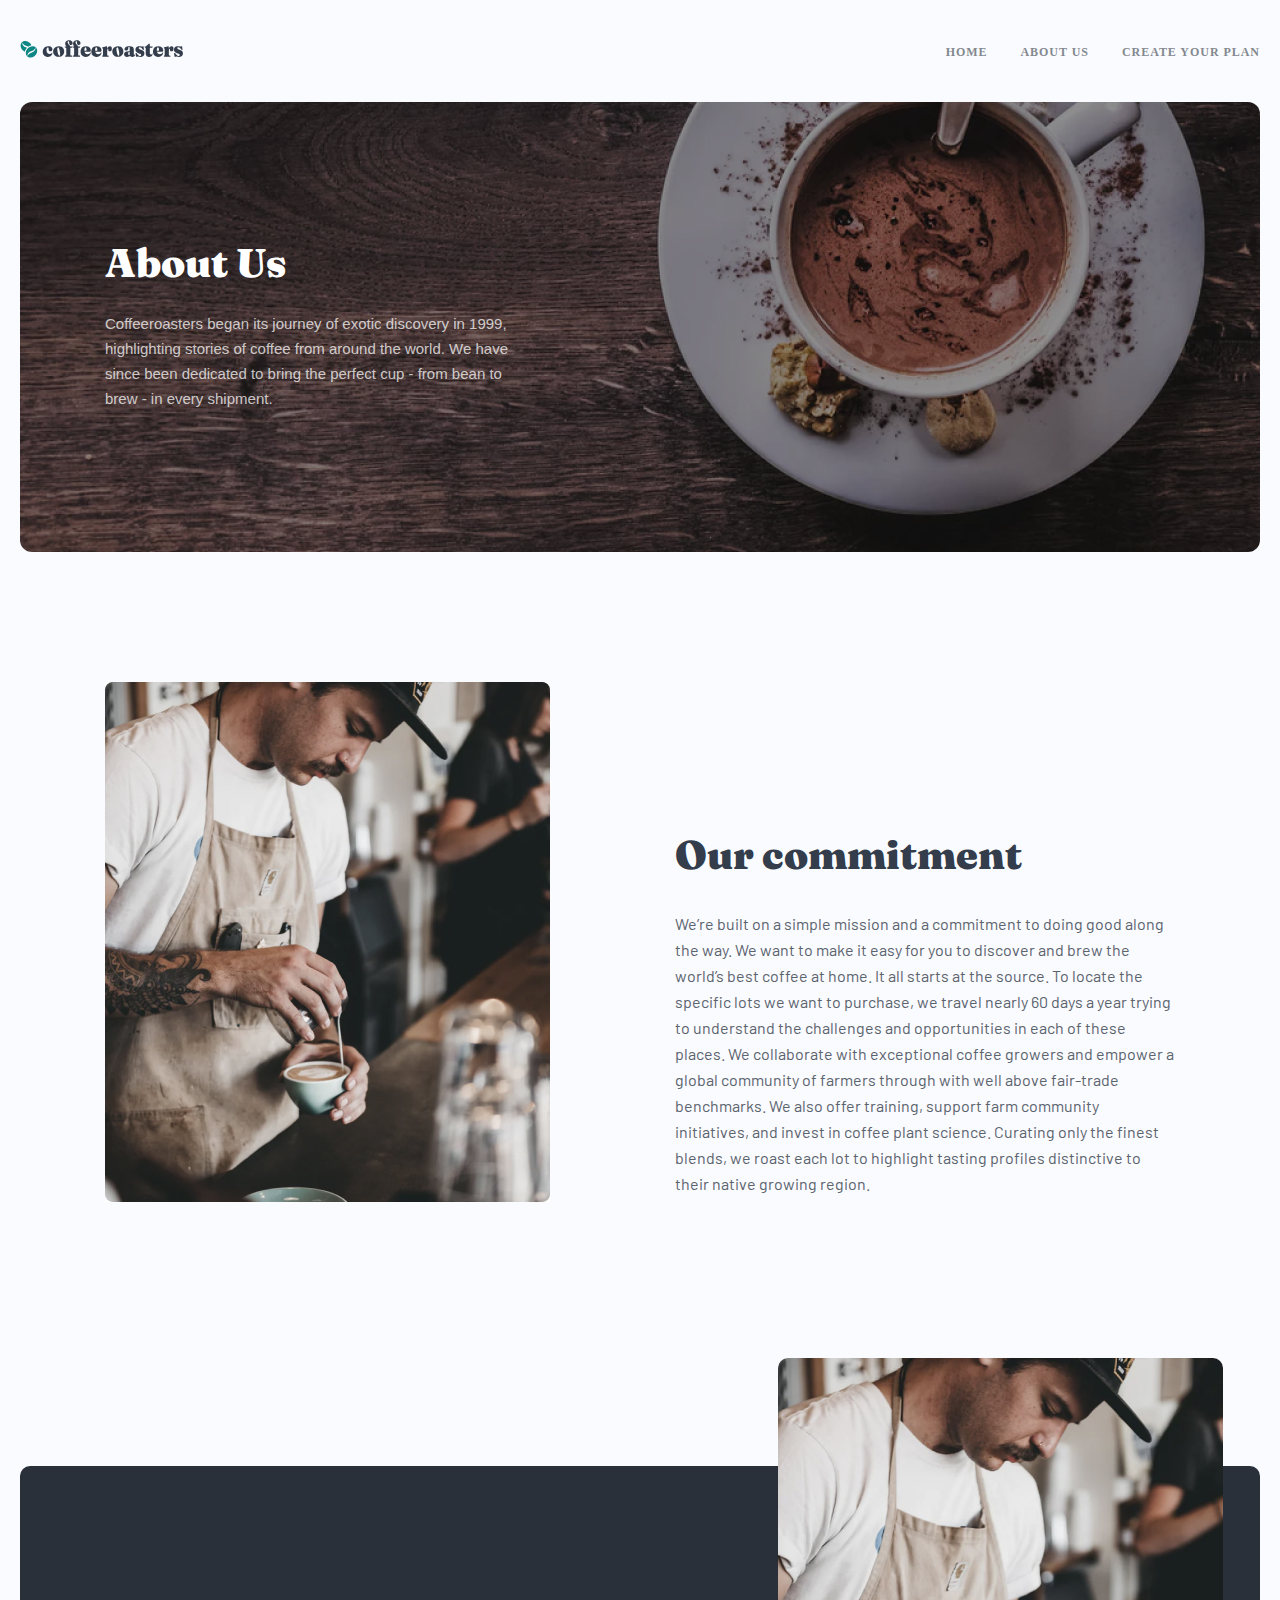
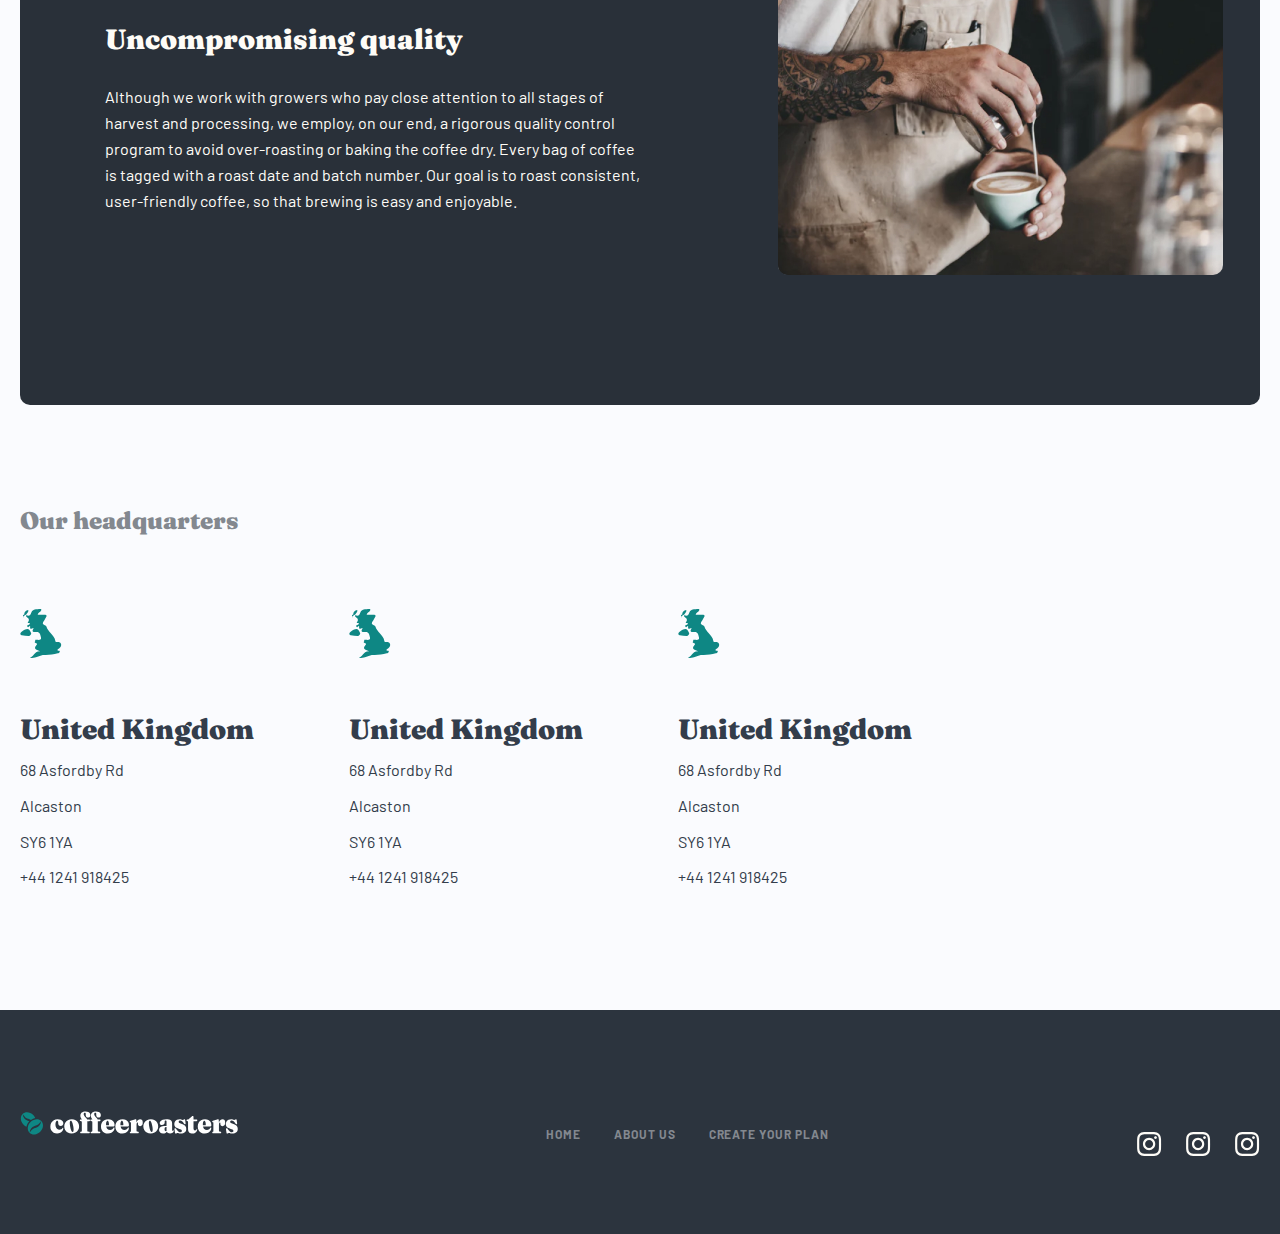
<file: about.html>
<!DOCTYPE html>
<html lang="en">

<head>
  <meta charset="UTF-8">
  <meta name="viewport" content="width=device-width, initial-scale=1.0">
  <link rel="stylesheet" href="./css/main.css">
  <title>Document</title>
</head>

<body>
  <header class="header">
    <div class="container">
      <div class="header_block">
        <a class="header_logo" href="#">
          <img src="./img/logo.svg" alt="logo">
        </a>
        <nav class="header_nav">
          <ul class="header_list">
            <li class="header_item">
              <a class="header_link" href="./index.html">HOME</a>
            </li>
            <li class="header_item">
              <a class="header_link" href="./about.html">ABOUT US</a>
            </li>
            <li class="header_item">
              <a class="header_link" href="./subject.html">Create your plan</a>
            </li>
          </ul>
          <button class="header_btn"></button>
        </nav>
      </div>
    </div>
  </header>
  <main>
    <section class="section-5 container">
      <div class="section-5__div ">
        <p class="section-5__text-1">About Us</p>
        <p class="section-5__text-2">
          Coffeeroasters began its journey of exotic discovery in 1999, <br>highlighting stories of coffee from around
          the world. We have <br>since been dedicated to bring the perfect cup - from bean to <br>brew - in every
          shipment.
        </p>
      </div>
    </section>
    <section class="our">
      <div class="container">
        <div class="our_block">
          <div class="our_img">
            <img class="our_imgs" src="./img/our.jpg">
          </div>
          <div class="our_content">
            <h2 class="our_title">Our commitment</h2>
            <p class="our_text">We’re built on a simple mission and a commitment to doing good along the way. We want to
              make it easy for you to discover and brew the world’s best coffee at home. It all starts at the source. To
              locate the specific lots we want to purchase, we travel nearly 60 days a year trying to understand the
              challenges and opportunities in each of these places. We collaborate with exceptional coffee growers and
              empower a global community of farmers through with well above fair-trade benchmarks. We also offer
              training, support farm community initiatives, and invest in coffee plant science. Curating only the finest
              blends, we roast each lot to highlight tasting profiles distinctive to their native growing region.</p>
          </div>
        </div>
      </div>
    </section>

    <section class="quality">
      <div class="container">
        <div class="quality_block">
          <div class="quality_item">
            <img class="quality_img" src="./img/img.png" alt="img">
          </div>

          <div class="quality_title">
            <h3 class="quality_tx">Uncompromising quality</h3>
            <p class="quality_text">Although we work with growers who pay close attention to all stages of harvest and
              processing, we employ, on our end, a rigorous quality control program to avoid over-roasting or baking the
              coffee dry. Every bag of coffee is tagged with a roast date and batch number. Our goal is to roast
              consistent, user-friendly coffee, so that brewing is easy and enjoyable.</p>
          </div>
        </div>
      </div>
    </section>
    <section class="canada">
      <div class="container">
        <div class="canada_item">
          <h3 class="canada_tx">Our headquarters</h3>
        </div>
        <div class="canada_block">
          <div class="canada_title">
            <div class="canada_img">
              <img src="./img/canada.svg" alt="img">
            </div>
            <h3 class="canada_text">United Kingdom</h3>
            <p class="canada__tx">68 Asfordby Rd</p>
            <p class="canada__tx">Alcaston</p>
            <p class="canada__tx">SY6 1YA</p>
            <p class="canada__tx">+44 1241 918425</p>
          </div>
          <div class="canada_title">
            <div class="canada_img">
              <img src="./img/canada.svg" alt="img">
            </div>
            <h3 class="canada_text">United Kingdom</h3>
            <p class="canada__tx">68 Asfordby Rd</p>
            <p class="canada__tx">Alcaston</p>
            <p class="canada__tx">SY6 1YA</p>
            <p class="canada__tx">+44 1241 918425</p>
          </div>
          <div class="canada_title">
            <div class="canada_img">
              <img src="./img/canada.svg" alt="img">
            </div>
            <h3 class="canada_text">United Kingdom</h3>
            <p class="canada__tx">68 Asfordby Rd</p>
            <p class="canada__tx">Alcaston</p>
            <p class="canada__tx">SY6 1YA</p>
            <p class="canada__tx">+44 1241 918425</p>
          </div>
        </div>
      </div>
    </section>
  </main>
  <footer class="footer">
    <div class="container">
      <div class="footer_block">
        <div class="footer_title">
          <a class="footer_img" href="#">
            <img src="./img/footer.svg" alt="">
          </a>
        </div>
        <div class="footer_item">
          <a class="footer_link" href="#">HOME</a>
          <a class="footer_link" href="#">ABOUT US</a>
          <a class="footer_link" href="#">Create your plan</a>
        </div>
        <div class="footer_items">
          <a class="footer_links" href="#">
            <img src="./img/instagram.svg" alt="icons">
          </a>
          <a class="footer_links" href="#">
            <img src="./img/instagram.svg" alt="icons">
          </a>
          <a class="footer_links" href="#">
            <img src="./img/instagram.svg" alt="icons">
          </a>
        </div>
      </div>
    </div>
  </footer>
</body>

</html>
</file>
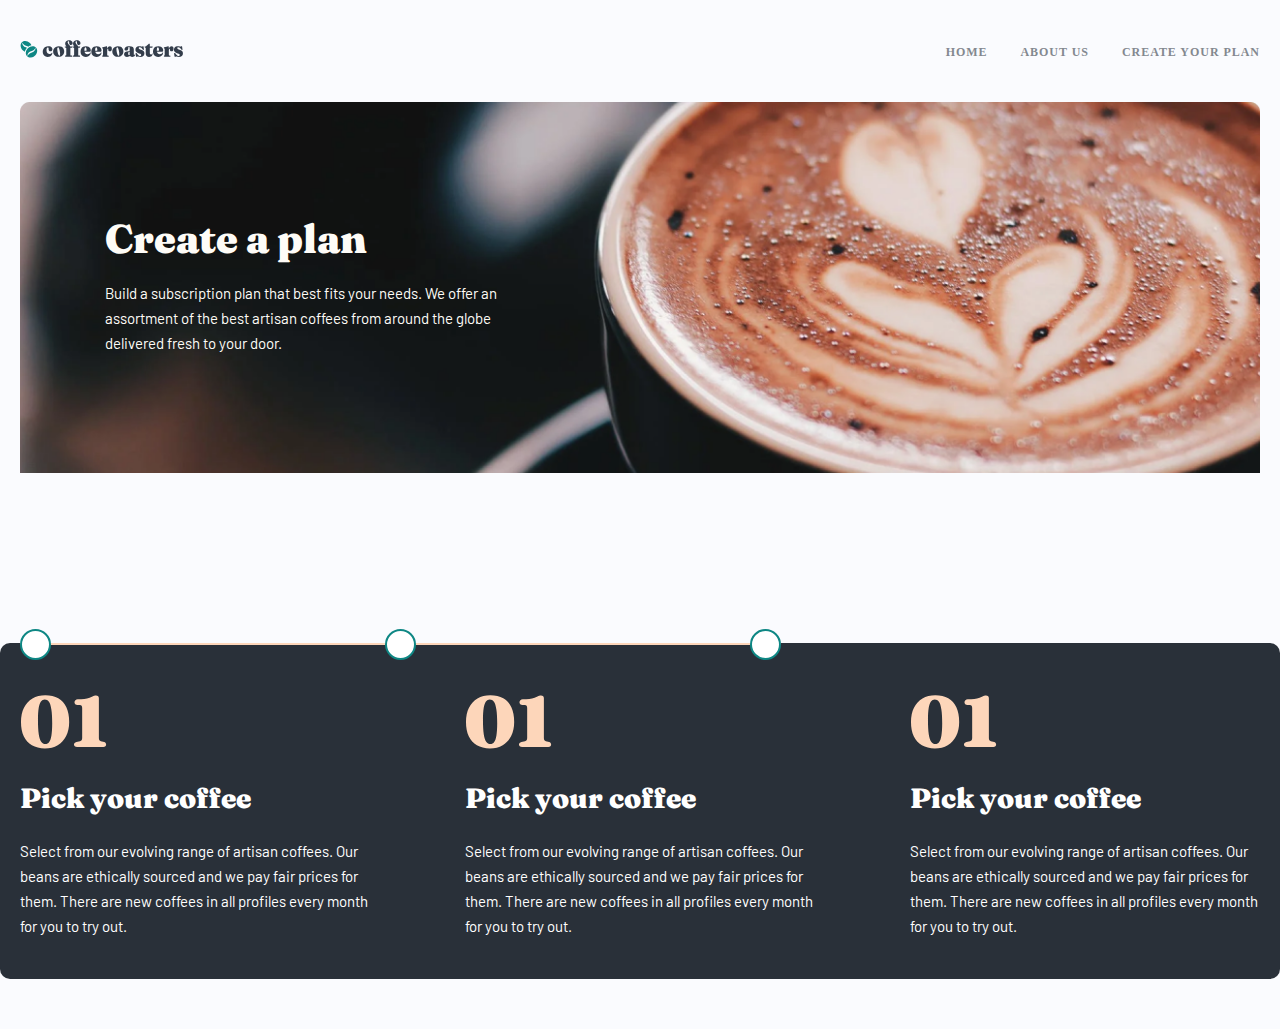
<file: subject.html>
<!DOCTYPE html>
<html lang="en">

<head>
  <meta charset="UTF-8">
  <meta name="viewport" content="width=device-width, initial-scale=1.0">
  <link rel="stylesheet" href="./css/main.css">
  <title>Document</title>
</head>

<body>
  <header class="header">
    <div class="container">
      <div class="header_block">
        <a class="header_logo" href="#">
          <img src="./img/logo.svg" alt="logo">
        </a>
        <nav class="header_nav">
          <ul class="header_list">
            <li class="header_item">
              <a class="header_link" href="./index.html">HOME</a>
            </li>
            <li class="header_item">
              <a class="header_link" href="./about.html">ABOUT US</a>
            </li>
            <li class="header_item">
              <a class="header_link" href="./subject.html">Create your plan</a>
            </li>
          </ul>
          <button class="header_btn"></button>
        </nav>
      </div>
    </div>
  </header>
  <main>
    <section class="subject">
      <div class="container">
        <div class="subject_block">
          <div class="subject_item">
            <h1 class="subject_tx">Create a plan</h1>
            <p class="subject_text">Build a subscription plan that best fits your needs. We offer an assortment of the
              best
              artisan coffees from around the globe delivered fresh to your door.</p>
          </div>
        </div>
      </div>
    </section>
    <!-- <section class="pick">
      <div class="container">
        <div class="pick_block">

          <div class="pick_items">
            <div class="box_item">
              <div class="item1"></div>
              <div class="item1"></div>
              <div class="item1"></div>
            </div>
            <div class="pick_item">
              <img src="./img/img3.svg" alt="img">
            </div>
            <h3 class="pick_tx">Pick your coffee</h3>
            <p class="pick_text">Select from our evolving range of artisan coffees. Our beans are ethically sourced and
              we pay fair prices for them. There are new coffees in all profiles every month for you to try out.</p>
          </div>
          <div class="pick_items">
            <div class="pick_item">
              <img src="./img/img3.svg" alt="img">
            </div>
            <h3 class="pick_tx">Pick your coffee</h3>
            <p class="pick_text">Select from our evolving range of artisan coffees. Our beans are ethically sourced and
              we pay fair prices for them. There are new coffees in all profiles every month for you to try out.</p>
          </div>
          <div class="pick_items">
            <div class="pick_item">
              <img src="./img/img3.svg" alt="img">
            </div>
            <h3 class="pick_tx">Pick your coffee</h3>
            <p class="pick_text">Select from our evolving range of artisan coffees. Our beans are ethically sourced and
              we pay fair prices for them. There are new coffees in all profiles every month for you to try out.</p>
          </div>
        </div>
      </div>
    </section> -->
    <section class="pick">
      <div class="container">
        <div class="pick__items">
          <div class="wrapper1">
            <div class="box1">
              <div class="item item1"></div>
              <div class="item item2"></div>
              <div class="item item3"></div>
            </div>
          </div>
          <div class="pick_title">
            <div class="pick_item">
              <div class="pick_img">
                <img src="./img/img3.svg" alt="img">
              </div>
              <h3 class="pick__tx">Pick your coffee</h3>
              <p class="pick__text">Select from our evolving range of artisan coffees. Our beans are ethically sourced
                and we pay fair prices for them. There are new coffees in all profiles every month for you to try out.
              </p>
            </div>
            <div class="pick_item">
              <div class="pick_img">
                <img src="./img/img3.svg" alt="img">
              </div>
              <h3 class="pick__tx">Pick your coffee</h3>
              <p class="pick__text">Select from our evolving range of artisan coffees. Our beans are ethically sourced
                and we pay fair prices for them. There are new coffees in all profiles every month for you to try out.
              </p>
            </div>
            <div class="pick_item">
              <div class="pick_img">
                <img src="./img/img3.svg" alt="img">
              </div>
              <h3 class="pick__tx">Pick your coffee</h3>
              <p class="pick__text">Select from our evolving range of artisan coffees. Our beans are ethically sourced
                and we pay fair prices for them. There are new coffees in all profiles every month for you to try out.
              </p>
            </div>
          
          </div>
        </div>
    </section>
  </main>
</body>

</html>
</file>
<file: css/main.css>
@import url("https://fonts.googleapis.com/css2?family=Fraunces:ital,opsz,wght@0,9..144,100..900;1,9..144,100..900&display=swap");
@import url("https://fonts.googleapis.com/css2?family=Barlow:ital,wght@0,100;0,200;0,300;0,400;0,500;0,600;0,700;0,800;0,900;1,100;1,200;1,300;1,400;1,500;1,600;1,700;1,800;1,900&display=swap");
@import url("https://fonts.googleapis.com/css2?family=Fraunces:ital,opsz,wght@0,9..144,100..900;1,9..144,100..900&display=swap");
html {
  -webkit-box-sizing: border-box;
          box-sizing: border-box;
}

*,
*::after,
*::before {
  -webkit-box-sizing: border-box;
          box-sizing: border-box;
}

ul,
ol {
  list-style: none;
  margin: 0;
  padding: 0;
}

a {
  text-decoration: none;
  display: inline-block;
}

h1,
h2,
h3,
h4,
h5,
h6,
p {
  margin: 0;
}

img {
  max-width: 100%;
  height: auto;
}

:root {
  --font-family: "Fraunces", sans-serif;
  --second-family: "Barlow", sans-serif;
  --third-family: "Fraunces", sans-serif;
}

body {
  overflow-x: hidden;
  margin: 0;
  background-color: #FAFBFE;
}

.container {
  max-width: 1324px;
  margin-left: auto;
  margin-right: auto;
  padding-left: 20px;
  padding-right: 20px;
}

.header {
  padding-top: 40px;
  padding-bottom: 40px;
}

.header_btn {
  width: 16px;
  height: 16px;
  background-repeat: no-repeat;
  background-color: transparent;
  background-image: url("../img/menu.svg");
  background-position: center;
  border: none;
  cursor: pointer;
}

.header_block {
  display: -webkit-box;
  display: -ms-flexbox;
  display: flex;
  -webkit-box-align: center;
      -ms-flex-align: center;
          align-items: center;
  -webkit-box-pack: justify;
      -ms-flex-pack: justify;
          justify-content: space-between;
}

.header_logo {
  display: inline-block;
  width: 163;
}

.header_list {
  gap: 33px;
  display: none;
}

.header_link {
  font-weight: 700;
  font-size: 12px;
  line-height: 125%;
  letter-spacing: 0.08em;
  text-transform: uppercase;
  color: #83888f;
}

@media screen and (min-width: 768px) {
  .header_logo {
    width: 236px;
  }
  .header_btn {
    display: none;
  }
  .header_list {
    display: -webkit-box;
    display: -ms-flexbox;
    display: flex;
  }
}
.hero {
  padding-bottom: 120px;
}

.hero_block {
  padding: 100px 23px;
  background-repeat: no-repeat;
  background-size: cover;
  background-image: url("../img/hero.svg");
  border-radius: 10px;
}

.hero_title {
  font-family: var(--font-family);
  font-weight: 900;
  font-size: 40px;
  line-height: 100%;
  text-align: center;
  color: #fefcf7;
  margin-bottom: 24px;
}

.hero_text {
  font-family: var(--second-family);
  font-weight: 400;
  font-size: 15px;
  line-height: 167%;
  text-align: center;
  color: #fefcf7;
  margin-bottom: 39px;
}

.hero_btn {
  font-family: var(--font-family);
  font-weight: 900;
  font-size: 18px;
  line-height: 139%;
  display: block;
  text-align: center;
  margin-left: auto;
  margin-right: auto;
  color: #fefcf7;
  border-radius: 6px;
  background-color: #0e8784;
  padding: 16px 31px;
}

@media screen and (min-width: 768px) {
  .hero_block {
    padding: 104px 58px;
    text-align: start;
    background-image: url("../img/hero1.svg");
  }
  .hero_title {
    font-size: 48px;
    line-height: 100%;
    color: #fcfcf7;
    width: 329px;
  }
  .hero_text {
    font-size: 15px;
    line-height: 167%;
    width: 398px;
  }
  .hero_btn {
    display: inline-block;
  }
}
@media screen and (min-width: 992px) {
  .hero_block {
    padding: 117px 85px;
    background-image: url("../img/hero2.svg");
  }
  .hero_title {
    font-size: 72px;
    width: 493px;
    text-align: left;
    margin-bottom: 32px;
  }
  .hero_text {
    font-size: 16px;
    text-align: left;
    width: 445px;
    margin-bottom: 56px;
  }
}
.about {
  padding-top: 120px;
  padding-bottom: 47px;
  background-repeat: no-repeat;
  background-position: top;
  background-image: url("../img/img.svg");
  background-size: 1200px;
  text-align: center;
}

.about_tx {
  font-family: var(--font-family);
  font-weight: 900;
  font-size: 24px;
  line-height: 133%;
  text-align: center;
  color: #333d4b;
  margin-top: 24px;
}

.about_text {
  font-family: var(--second-family);
  font-weight: 400;
  font-size: 15px;
  line-height: 167%;
  text-align: center;
  color: #333d4b;
  margin-left: auto;
  margin-right: auto;
  margin-top: 16px;
}

.about_list {
  text-align: center;
}

.about_item {
  margin-bottom: 48px;
}

.about_title {
  margin-top: 13px;
}

@media screen and (min-width: 768px) {
  .about {
    background-image: url("../img/img1.svg");
    background-position: top center;
    background-size: contain;
  }
  .about_tx {
    font-size: 24px;
    line-height: 133%;
    text-align: start;
  }
  .about_text {
    font-size: 15px;
    line-height: 167%;
    text-align: start;
  }
  .about_item {
    display: -webkit-box;
    display: -ms-flexbox;
    display: flex;
    -webkit-box-align: center;
        -ms-flex-align: center;
            align-items: center;
    gap: 36px;
    padding: 0px 78px;
  }
}
@media screen and (min-width: 992px) {
  .about {
    background-image: url("../img/img2.svg");
    background-position: top center;
    background-size: contain;
  }
  .about_tx {
    font-size: 24px;
    line-height: 133%;
    text-align: center;
  }
  .about_text {
    font-size: 16px;
    line-height: 162%;
    text-align: center;
  }
  .about_list {
    display: -webkit-box;
    display: -ms-flexbox;
    display: flex;
    gap: 30px;
  }
  .about_item {
    padding: 0px;
    -webkit-box-orient: vertical;
    -webkit-box-direction: normal;
        -ms-flex-direction: column;
            flex-direction: column;
  }
}
.choose_title {
  font-family: var(--font-family);
  font-weight: 900;
  font-size: 28px;
  line-height: 100%;
  text-align: center;
  color: #fefcf7;
}

.choose {
  padding-top: 120px;
  padding-bottom: 120px;
}

.choose_text {
  font-family: var(--second-family);
  font-weight: 400;
  font-size: 15px;
  line-height: 167%;
  text-align: center;
  color: #fefcf7;
}

.choose_block {
  background-color: #2c343e;
  padding: 67px 24px;
  border-radius: 10px;
  position: relative;
}
.choose_block::after {
  content: "";
  position: absolute;
  left: 0;
  right: 0;
  border-radius: 10px;
  height: 600px;
  background-color: #2c343e;
  z-index: -1;
}

.choose_list {
  padding: 0 24px;
}

.choose_item {
  background-color: #0e8784;
  border-radius: 8px;
  padding: 72px 34px 51px 34px;
  margin-bottom: 25px;
  text-align: center;
}
.choose_item::before {
  content: "";
  width: 72px;
  height: 72px;
  margin-bottom: 56px;
  display: inline-block;
  background-repeat: no-repeat;
  background-position: center;
  background-image: url("../img/choose.svg");
}

.choose_sub_title {
  font-family: var(--font-family);
  font-weight: 900;
  font-size: 24px;
  line-height: 133%;
  text-align: center;
  color: #fefcf7;
}

.choose_des {
  font-family: var(--second-family);
  font-weight: 400;
  font-size: 15px;
  line-height: 167%;
  text-align: center;
  color: #fefcf7;
}

@media screen and (min-width: 768px) {
  .choose_item {
    display: -webkit-box;
    display: -ms-flexbox;
    display: flex;
    -webkit-box-align: center;
        -ms-flex-align: center;
            align-items: center;
    text-align: start;
    padding: 41px 48px 41px 70px;
    gap: 55px;
  }
  .choose_item::before {
    -ms-flex-negative: 0;
        flex-shrink: 0;
    margin-bottom: 0;
  }
  .choose_list {
    padding: 0 58px;
  }
  .choose_block::after {
    height: 372px;
  }
  .choose_sub_title {
    text-align: start;
    margin-bottom: 16px;
  }
  .choose_des {
    text-align: start;
  }
}
@media screen and (min-width: 1100px) {
  .choose_list {
    display: grid;
    padding: 0 85px;
    gap: 30px;
    grid-template-columns: repeat(3, 1fr);
  }
  .choose_text {
    width: 540px;
    margin-left: auto;
    margin-right: auto;
  }
  .choose_item {
    -webkit-box-orient: vertical;
    -webkit-box-direction: normal;
        -ms-flex-direction: column;
            flex-direction: column;
    text-align: center;
    padding: 72px 48px 48px 48px;
  }
  .choose_block::after {
    height: 284px;
  }
}
.works_tx {
  font-family: var(--font-family);
  font-weight: 900;
  font-size: 24px;
  line-height: 133%;
  text-align: center;
  color: #83888f;
}

.works__tx {
  font-family: var(--font-family);
  font-weight: 900;
  font-size: 28px;
  line-height: 114%;
  text-align: center;
  color: #333d4b;
}

.works__text {
  font-family: var(--second-family);
  font-weight: 400;
  font-size: 15px;
  line-height: 167%;
  text-align: center;
  color: #333d4b;
  margin-top: 24px;
}

.works_item {
  padding-top: 80px;
}

.works_img {
  text-align: center;
  margin-bottom: 30px;
}

.works_btn {
  font-family: var(--font-family);
  font-weight: 900;
  font-size: 18px;
  line-height: 139%;
  text-align: center;
  color: #fefcf7;
  border-radius: 6px;
  background-color: #0e8784;
  padding: 15px 31px;
  margin-top: 79px;
}

.works_title {
  position: relative;
}

.works__button {
  text-align: center;
}

.box {
  width: 497px;
  height: 2px;
  background-color: #fdd6ba;
  display: -webkit-box;
  display: -ms-flexbox;
  display: flex;
  -webkit-box-align: center;
      -ms-flex-align: center;
          align-items: center;
  -webkit-box-pack: justify;
      -ms-flex-pack: justify;
          justify-content: space-between;
  margin-top: 40px;
  margin-bottom: 48px;
  display: none;
}

.item {
  width: 31px;
  height: 31px;
  border-radius: 50%;
  background-color: #fff;
  border: 2px solid #0e8784;
}

@media screen and (min-width: 768px) {
  .works_tx {
    text-align: start;
  }
  .works__tx {
    text-align: start;
  }
  .works_title {
    display: -webkit-box;
    display: -ms-flexbox;
    display: flex;
    gap: 10px;
    text-align: start;
  }
  .works__text {
    text-align: start;
  }
  .works__button {
    text-align: start;
  }
  .box {
    display: -webkit-box;
    display: -ms-flexbox;
    display: flex;
  }
  .works_img {
    text-align: start;
  }
}
@media screen and (min-width: 992px) {
  .box {
    width: 761px;
  }
  .works_title {
    gap: 95px;
  }
  .works_btn {
    background-color: #66d2cf;
  }
}
.footer {
  margin-top: 120px;
  padding-bottom: 50px;
  background-color: #2c343e;
}

.footer_link {
  font-family: var(--second-family);
  font-weight: 700;
  font-size: 12px;
  line-height: 125%;
  letter-spacing: 0.08em;
  text-transform: uppercase;
  color: #83888f;
  display: block;
  margin-top: 24px;
}

.footer_title {
  padding-top: 54px;
  margin-bottom: 48px;
  text-align: center;
}

.footer_item {
  text-align: center;
}

.footer_items {
  margin-top: 48px;
  display: -webkit-box;
  display: -ms-flexbox;
  display: flex;
  gap: 24px;
  text-align: center;
  -webkit-box-pack: center;
      -ms-flex-pack: center;
          justify-content: center;
}

@media screen and (min-width: 768px) {
  .footer_item {
    display: -webkit-box;
    display: -ms-flexbox;
    display: flex;
    text-align: center;
    -webkit-box-pack: center;
        -ms-flex-pack: center;
            justify-content: center;
    gap: 33px;
  }
}
@media screen and (min-width: 992px) {
  .footer {
    padding-top: 47px;
    padding-bottom: 47px;
  }
  .footer_block {
    display: -webkit-box;
    display: -ms-flexbox;
    display: flex;
    -webkit-box-pack: justify;
        -ms-flex-pack: justify;
            justify-content: space-between;
    -webkit-box-align: center;
        -ms-flex-align: center;
            align-items: center;
  }
}
.section-5 {
  padding-bottom: 130px;
}

.section-5__div {
  background-image: url(../img/section.png);
  background-size: cover;
  background-repeat: no-repeat;
  background-position: center;
  width: 100%;
  height: 400px;
  border-radius: 12px;
  padding: 111px 24px 87px 24px;
}
.section-5__div .section-5__text-1 {
  font-family: "Fraunces", serif;
  font-size: 28px;
  font-weight: 900;
  line-height: 28px;
  text-align: center;
  color: #fff;
}
.section-5__div .section-5__text-2 {
  font-family: "Poppins", sans-serif;
  font-size: 15px;
  font-weight: 400;
  line-height: 25px;
  text-align: center;
  margin-top: 24px;
  color: rgba(255, 255, 255, 0.7411764706);
}

@media (min-width: 765px) {
  .section-5__div {
    padding: 118px 0px 118px 58px;
  }
  .section-5__div .section-5__text-1 {
    font-size: 34px;
    line-height: 40px;
    text-align: left;
  }
  .section-5__div .section-5__text-2 {
    text-align: left;
  }
}
@media (min-width: 1100px) {
  .section-5__div {
    height: 450px;
    padding: 137px 0px 137px 85px;
  }
  .section-5__div .section-5__text-1 {
    font-size: 40px;
    line-height: 48px;
  }
}
.quality_tx {
  font-family: var(--font-family);
  font-weight: 900;
  font-size: 28px;
  line-height: 100%;
  text-align: center;
  color: #fefcf7;
  margin-top: 64px;
}

.quality_text {
  font-family: var(--second-family);
  font-weight: 400;
  font-size: 15px;
  line-height: 167%;
  text-align: center;
  color: #fefcf7;
  margin-top: 24px;
  padding-bottom: 61px;
}

.quality_item {
  text-align: center;
  width: 279px;
  margin: 0 auto;
}

.quality_img {
  margin-top: -25%;
  width: 100%;
  height: auto;
}

.quality_block {
  background-color: #293039;
  padding: 88px 0px 130px 85px;
  border-radius: 10px;
}

.quality_block {
  margin-top: 120px;
  margin-bottom: 100px;
  gap: 95px;
}

.quality__item {
  display: none;
  text-align: center;
}

@media screen and (min-width: 768px) {
  .quality_item {
    width: 573px;
  }
  .quality_text {
    width: 540px;
    margin: 0 auto;
    margin-top: 24px;
  }
  .quality_tx {
    line-height: 150%;
  }
}
@media screen and (min-width: 992px) {
  .quality_block {
    display: -webkit-box;
    display: -ms-flexbox;
    display: flex;
    -webkit-box-orient: horizontal;
    -webkit-box-direction: reverse;
        -ms-flex-direction: row-reverse;
            flex-direction: row-reverse;
  }
  .quality_img {
    display: none;
  }
  .quality_item {
    background-repeat: no-repeat;
    background-image: url("../img/img.jpg");
    width: 445px;
    background-size: cover;
    border-radius: 10px;
    margin-top: -17%;
  }
  .quality_tx {
    text-align: start;
  }
  .quality_text {
    width: 540px;
    text-align: start;
    font-family: var(--second-family);
    font-weight: 400;
    font-size: 16px;
    line-height: 162%;
    color: #fefcf7;
  }
}
.our_img {
  margin-bottom: 144px;
}

.our_title {
  font-family: var(--font-family);
  font-weight: 900;
  font-size: 32px;
  line-height: 150%;
  text-align: center;
  margin-bottom: 30px;
  color: #333d4b;
}

.our_text {
  font-family: var(--second-family);
  font-weight: 400;
  font-size: 15px;
  line-height: 167%;
  text-align: center;
  color: #5b636e;
}

@media screen and (min-width: 768px) {
  .our_block {
    display: -webkit-box;
    display: -ms-flexbox;
    display: flex;
    gap: 69px;
    text-align: center;
  }
  .our_img {
    width: 281px;
    -ms-flex-negative: 0;
        flex-shrink: 0;
  }
  .our_title {
    font-size: 32px;
    text-align: start;
    line-height: 150%;
    margin-bottom: 30px;
  }
  .our_text {
    font-size: 15px;
    text-align: start;
    line-height: 167%;
  }
}
@media screen and (min-width: 1210px) {
  .our_block {
    display: -webkit-box;
    display: -ms-flexbox;
    display: flex;
    gap: 125px;
    text-align: center;
    -webkit-box-align: center;
        -ms-flex-align: center;
            align-items: center;
    padding: 0 85px;
  }
  .our_img {
    width: 445px;
    height: 520px;
  }
  .our_title {
    font-size: 40px;
    line-height: 120%;
    margin-bottom: 32px;
  }
  .our_text {
    font-size: 16px;
    line-height: 162%;
  }
}
.canada_tx {
  font-family: var(--font-family);
  font-weight: 900;
  font-size: 24px;
  line-height: 133%;
  text-align: center;
  color: #83888f;
}

.canada_text {
  font-family: var(--font-family);
  font-weight: 900;
  font-size: 28px;
  line-height: 129%;
  text-align: center;
  color: #333d4b;
}

.canada_img {
  margin-top: 72px;
  margin-bottom: 48px;
  text-align: center;
}

.canada_text {
  font-family: var(--font-family);
  font-weight: 900;
  font-size: 28px;
  line-height: 129%;
  text-align: center;
  color: #333d4b;
}

.canada__tx {
  font-family: var(--second-family);
  font-weight: 400;
  font-size: 16px;
  line-height: 162%;
  text-align: center;
  color: #333d4b;
  margin-top: 10px;
}

@media screen and (min-width: 768px) {
  .canada_block {
    display: -webkit-box;
    display: -ms-flexbox;
    display: flex;
    gap: 10px;
  }
  .canada_tx {
    text-align: start;
  }
  .canada_img {
    text-align: start;
  }
  .canada__tx {
    text-align: start;
  }
}
@media screen and (min-width: 992px) {
  .canada_block {
    display: -webkit-box;
    display: -ms-flexbox;
    display: flex;
    gap: 95px;
  }
}
.subject {
  padding-bottom: 120px;
}

.subject_block {
  background-repeat: no-repeat;
  background-image: url("../img/subject.png");
  background-size: cover;
  padding: 100px 23px;
}

.subject_tx {
  font-family: var(--font-family);
  font-weight: 900;
  font-size: 40px;
  line-height: 100%;
  text-align: center;
  color: #fefcf7;
}

.subject_text {
  font-family: var(--second-family);
  font-weight: 400;
  font-size: 15px;
  line-height: 167%;
  text-align: center;
  color: #fefcf7;
  margin-top: 22px;
  margin-left: auto;
  margin-right: auto;
}

@media screen and (min-width: 768px) {
  .subject_block {
    padding: 104px 58px;
    background-image: url("../img/subject1.png");
  }
  .subject_tx {
    text-align: start;
  }
  .subject_text {
    text-align: start;
    width: 398px;
    margin-left: 0;
    margin-right: 0;
  }
}
@media screen and (min-width: 992px) {
  .subject_block {
    padding: 117px 85px;
    background-image: url("../img/subject2.png");
  }
}
.pick__tx {
  font-family: var(--font-family);
  font-weight: 900;
  font-size: 28px;
  line-height: 114%;
  text-align: center;
  color: #fff;
}

.pick__text {
  font-family: var(--second-family);
  font-weight: 400;
  font-size: 15px;
  line-height: 167%;
  text-align: center;
  color: #fff;
  margin-top: 24px;
}

.pick_img {
  text-align: center;
  margin-bottom: 30px;
}

.pick_title {
  position: relative;
}

.box1 {
  width: 497px;
  height: 2px;
  background-color: #fdd6ba;
  display: -webkit-box;
  display: -ms-flexbox;
  display: flex;
  -webkit-box-align: center;
      -ms-flex-align: center;
          align-items: center;
  -webkit-box-pack: justify;
      -ms-flex-pack: justify;
          justify-content: space-between;
  margin-bottom: 50px;
  margin-top: 50px;
}

.item {
  width: 31px;
  height: 31px;
  border-radius: 50%;
  background-color: #fff;
  border: 2px solid #0e8784;
}

.wrapper1 {
  display: none;
}

.pick {
  background-color: #293039;
  border-radius: 10px;
  padding-bottom: 40px;
  margin-bottom: 50px;
}

@media screen and (min-width: 768px) {
  .pick__tx {
    text-align: start;
  }
  .pick_title {
    display: -webkit-box;
    display: -ms-flexbox;
    display: flex;
    gap: 10px;
    text-align: start;
  }
  .pick__text {
    text-align: start;
  }
  .wrapper1 {
    display: block;
    margin-top: 10px;
  }
  .pick_img {
    text-align: start;
  }
}
@media screen and (min-width: 992px) {
  .box1 {
    width: 761px;
  }
  .pick_title {
    gap: 95px;
  }
}/*# sourceMappingURL=main.css.map */
</file>
